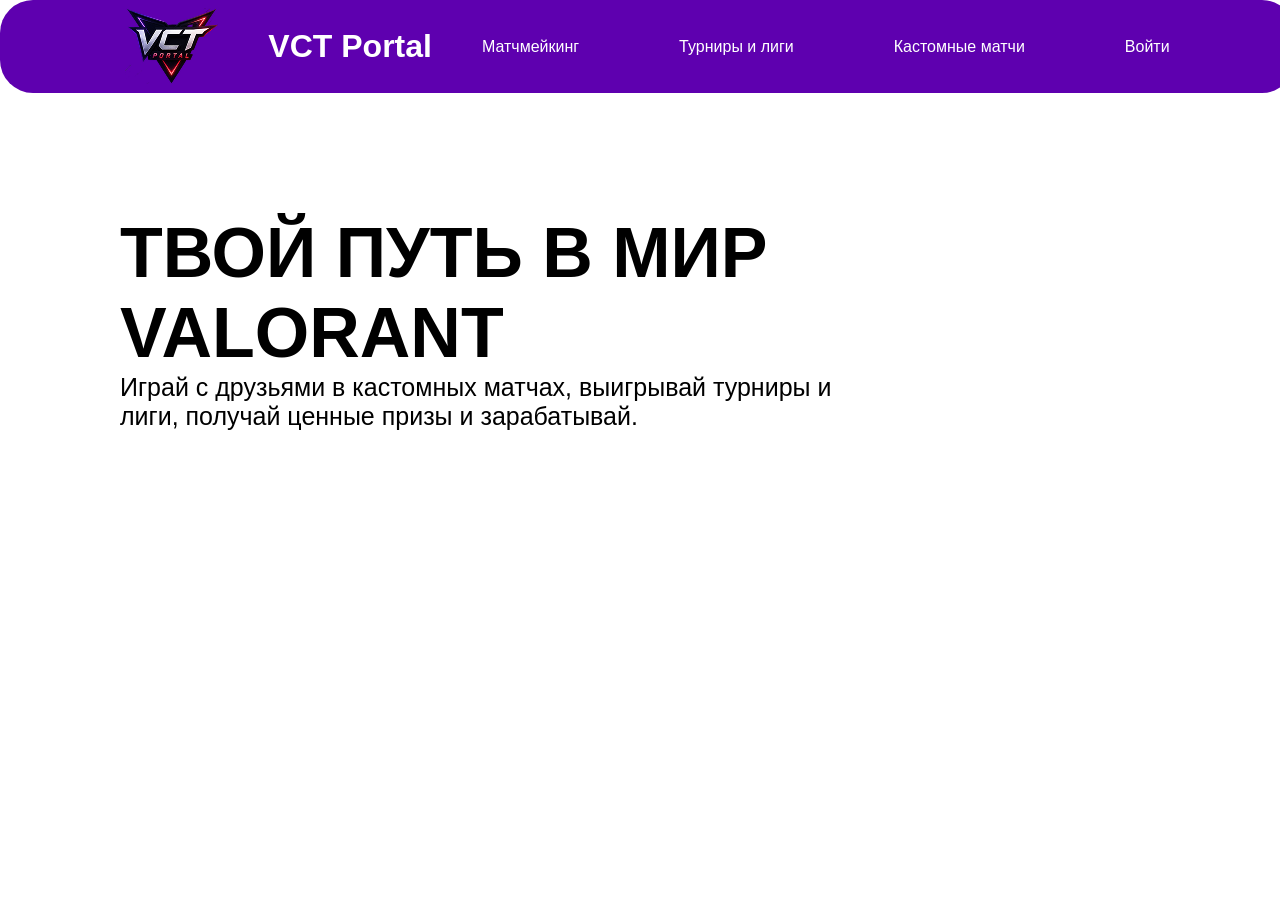
<file: Курсовой проект/index.html>
<!DOCTYPE html>
<html lang="en">
<head>
    <meta charset="UTF-8">
    <meta http-equiv="X-UA-Compatible" content="IE=edge">
    <meta name="viewport" content="width=device-width, initial-scale=1.0">
    <title>Document</title>
    <link rel="stylesheet" href="style.css">
</head>
<body>
        <header>
            <img src="pictures/logo/logotip.png">
            <h1>VCT Portal</h1>
            <a>Матчмейкинг</a>
            <a>Турниры и лиги</a>
            <a>Кастомные матчи</a>
            <a class="vxod">Войти</a>
        </header>

        <main>

            <div class="text-main">
                <h1>ТВОЙ ПУТЬ В МИР </br>VALORANT</h1>
                <p>Играй с друзьями в кастомных матчах, выигрывай турниры и</p><p>лиги, получай ценные призы и зарабатывай.</p>
            </div>
        </main>
</body>
</html>
</file>
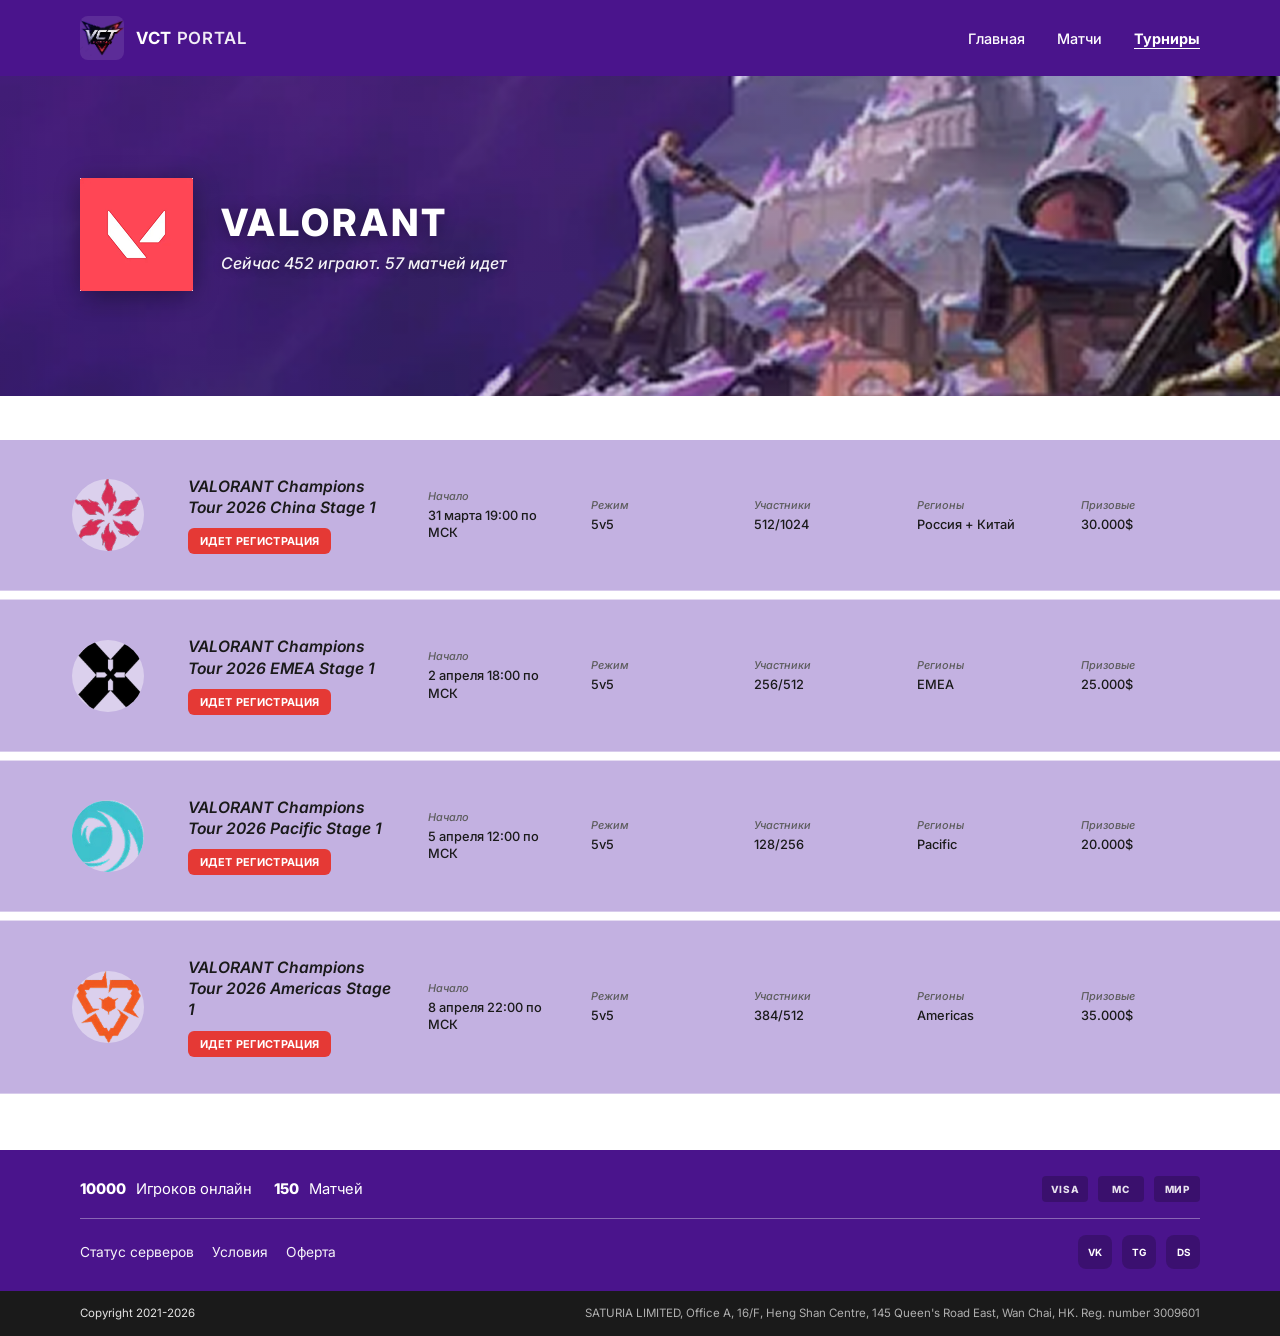
<file: Курсач/turnir.html>
<!DOCTYPE html>
<html lang="ru">
<head>
  <meta charset="UTF-8" />
  <meta name="viewport" content="width=device-width, initial-scale=1.0" />
  <title>Турниры — VCT PORTAL</title>
  <link rel="preconnect" href="https://fonts.googleapis.com" />
  <link rel="preconnect" href="https://fonts.gstatic.com" crossorigin />
  <link
    href="https://fonts.googleapis.com/css2?family=Inter:ital,wght@0,400;0,500;0,600;0,700;1,400;1,500;1,600&display=swap"
    rel="stylesheet"
/>
  <link rel="stylesheet" href="turnir.css" />
</head>
<body>
  <div class="trn-page">
    <header class="trn-header">
      <div class="trn-container trn-header__inner">
        <a class="trn-brand" href="index.html">
          <img class="trn-brand__logo" src="main-str/лого.png" alt="" width="44" height="44" />
          <span class="trn-brand__text">VCT <em>PORTAL</em></span>
        </a>
        <nav class="trn-nav" aria-label="Основное меню">
          <a href="index.html">Главная</a>
          <a href="turnir.html#tournaments">Матчи</a>
          <a href="turnir.html" aria-current="page">Турниры</a>
        </nav>
      </div>
    </header>

    <main class="trn-main">
      <div class="trn-hero-wrap">
        <section class="trn-hero" aria-label="VALORANT">
          <div class="trn-hero__media">
            <img
              class="trn-hero__img"
              src="str-turnir/банер.png"
              alt=""
              width="1600"
              height="420"
              loading="eager"
              onerror="this.style.display='none'"
            />
          </div>
          <div class="trn-hero__tint" aria-hidden="true"></div>
          <div class="trn-hero__content">
            <div class="trn-hero__mark" aria-hidden="true">
<img src="str-turnir/фото банера.png">
            </div>
            <div>
              <h1 class="trn-hero__title">VALORANT</h1>
              <p class="trn-hero__stats">Сейчас 452 играют. 57 матчей идет</p>
            </div>
          </div>
        </section>
      </div>

      <section class="trn-tournaments" id="tournaments" aria-label="Турниры">
        <div class="trn-tournaments__list">
          <article class="trn-row">
            <div class="trn-row__icon">
              <img data-src="str-turnir/china.png" alt="" class="lazy-img" width="64" height="64" />
            </div>
            <div class="trn-row__main">
                <h2 class="trn-row__title">VALORANT Champions Tour 2026 China Stage 1</h2>
              <span class="trn-row__badge">Идет регистрация</span>
            </div>
            <div class="trn-row__cell">
              <span class="trn-row__label">Начало</span>
              <span class="trn-row__value">31 марта 19:00 по МСК</span>
            </div>
            <div class="trn-row__cell">
              <span class="trn-row__label">Режим</span>
              <span class="trn-row__value">5v5</span>
            </div>
            <div class="trn-row__cell">
              <span class="trn-row__label">Участники</span>
              <span class="trn-row__value">512/1024</span>
            </div>
            <div class="trn-row__cell">
              <span class="trn-row__label">Регионы</span>
              <span class="trn-row__value">Россия + Китай</span>
            </div>
            <div class="trn-row__cell">
              <span class="trn-row__label">Призовые</span>
              <span class="trn-row__value">30.000$</span>
            </div>
          </article>

          <article class="trn-row">
            <div class="trn-row__icon">
              <img data-src="str-turnir/EMAE.png" alt="" class="lazy-img" width="64" height="64" />
            </div>
            <div class="trn-row__main">
              <h2 class="trn-row__title">VALORANT Champions Tour 2026 EMEA Stage 1</h2>
              <span class="trn-row__badge">Идет регистрация</span>
            </div>
            <div class="trn-row__cell">
              <span class="trn-row__label">Начало</span>
              <span class="trn-row__value">2 апреля 18:00 по МСК</span>
            </div>
            <div class="trn-row__cell">
              <span class="trn-row__label">Режим</span>
              <span class="trn-row__value">5v5</span>
            </div>
            <div class="trn-row__cell">
              <span class="trn-row__label">Участники</span>
              <span class="trn-row__value">256/512</span>
            </div>
            <div class="trn-row__cell">
              <span class="trn-row__label">Регионы</span>
              <span class="trn-row__value">EMEA</span>
            </div>
            <div class="trn-row__cell">
              <span class="trn-row__label">Призовые</span>
              <span class="trn-row__value">25.000$</span>
            </div>
          </article>

          <article class="trn-row">
            <div class="trn-row__icon">
              <img data-src="str-turnir/pacific.png" alt="" class="lazy-img" width="64" height="64" />
            </div>
            <div class="trn-row__main">
              <h2 class="trn-row__title">VALORANT Champions Tour 2026 Pacific Stage 1</h2>
              <span class="trn-row__badge">Идет регистрация</span>
            </div>
            <div class="trn-row__cell">
              <span class="trn-row__label">Начало</span>
              <span class="trn-row__value">5 апреля 12:00 по МСК</span>
            </div>
            <div class="trn-row__cell">
              <span class="trn-row__label">Режим</span>
              <span class="trn-row__value">5v5</span>
            </div>
            <div class="trn-row__cell">
              <span class="trn-row__label">Участники</span>
              <span class="trn-row__value">128/256</span>
            </div>
            <div class="trn-row__cell">
              <span class="trn-row__label">Регионы</span>
              <span class="trn-row__value">Pacific</span>
            </div>
            <div class="trn-row__cell">
              <span class="trn-row__label">Призовые</span>
              <span class="trn-row__value">20.000$</span>
            </div>
          </article>

          <article class="trn-row">
            <div class="trn-row__icon">
              <img data-src="str-turnir/americas.png" alt="" class="lazy-img" width="64" height="64" />
            </div>
            <div class="trn-row__main">
              <h2 class="trn-row__title">VALORANT Champions Tour 2026 Americas Stage 1</h2>
              <span class="trn-row__badge">Идет регистрация</span>
            </div>
            <div class="trn-row__cell">
              <span class="trn-row__label">Начало</span>
              <span class="trn-row__value">8 апреля 22:00 по МСК</span>
            </div>
            <div class="trn-row__cell">
              <span class="trn-row__label">Режим</span>
              <span class="trn-row__value">5v5</span>
            </div>
            <div class="trn-row__cell">
              <span class="trn-row__label">Участники</span>
              <span class="trn-row__value">384/512</span>
            </div>
            <div class="trn-row__cell">
              <span class="trn-row__label">Регионы</span>
              <span class="trn-row__value">Americas</span>
            </div>
            <div class="trn-row__cell">
              <span class="trn-row__label">Призовые</span>
              <span class="trn-row__value">35.000$</span>
            </div>
          </article>
        </div>
      </section>
    </main>

    <footer class="trn-footer-top">
      <div class="trn-container trn-footer-top__inner">
        <div class="trn-footer-top__row">
          <div class="trn-footer-top__stats">
            <span><strong>10000</strong> Игроков онлайн</span>
            <span><strong>150</strong> Матчей</span>
          </div>
          <div class="trn-footer-top__pay" aria-hidden="true">
            <span class="trn-pay">VISA</span>
            <span class="trn-pay">MC</span>
            <span class="trn-pay">МИР</span>
          </div>
        </div>
        <div class="trn-footer-top__rule" role="presentation"></div>
        <div class="trn-footer-top__row">
          <div class="trn-footer-top__links">
            <a href="#">Статус серверов</a>
            <a href="#">Условия</a>
            <a href="#">Оферта</a>
          </div>
          <div class="trn-footer-top__social">
            <a href="#" class="trn-social" aria-label="VK">VK</a>
            <a href="#" class="trn-social" aria-label="Telegram">TG</a>
            <a href="#" class="trn-social" aria-label="Discord">DS</a>
          </div>
        </div>
      </div>
    </footer>

    <footer class="trn-footer-bottom">
      <div class="trn-container trn-footer-bottom__inner">
        <span>Copyright 2021-2026</span>
        <span class="trn-footer-bottom__company">
          SATURIA LIMITED, Office A, 16/F, Heng Shan Centre, 145 Queen's Road East, Wan Chai, HK. Reg. number 3009601
        </span>
      </div>
    </footer>
  </div>

  <script src="turnir.js" defer></script>
</body>
</html>
</file>
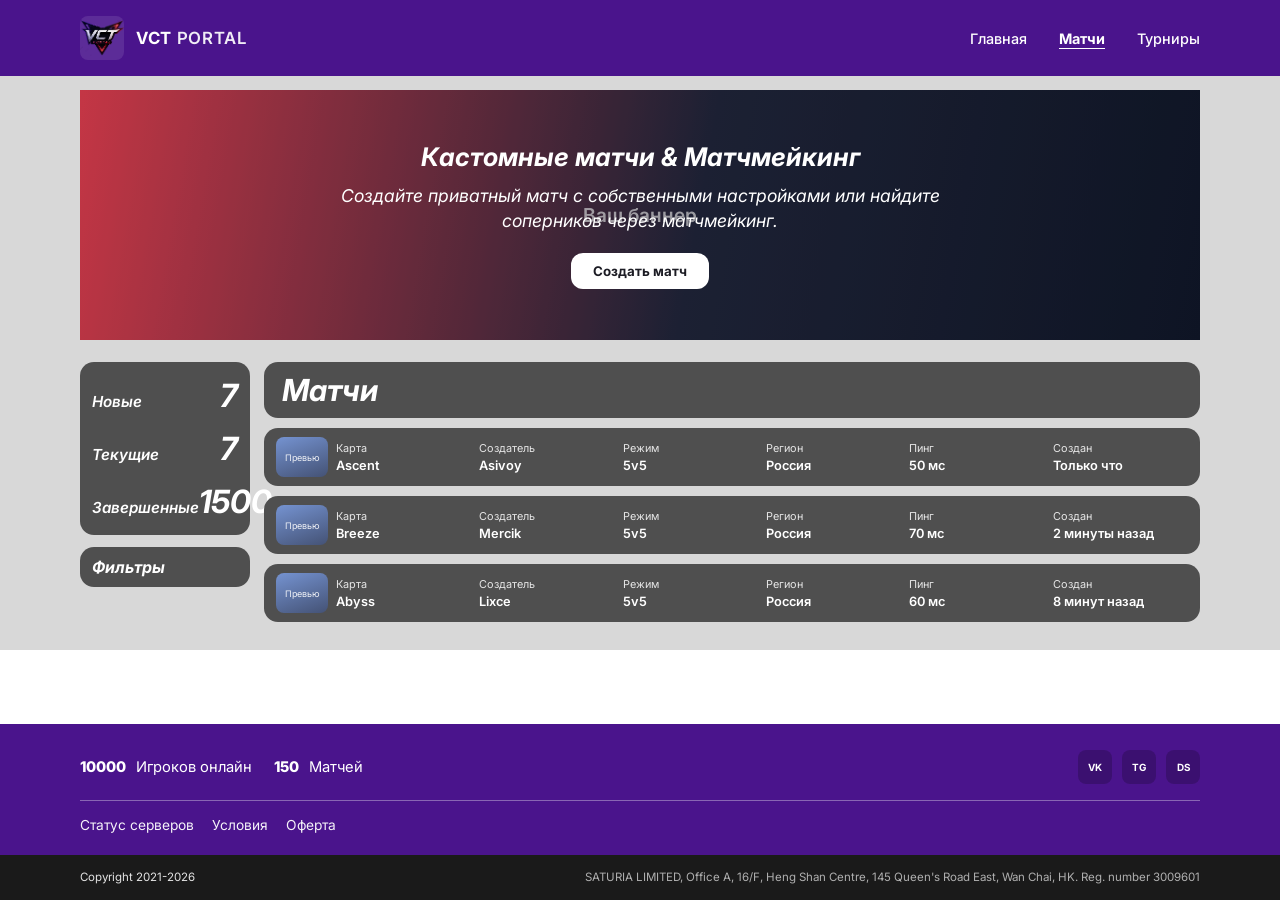
<file: курч/matchi.html>
<!DOCTYPE html>
<html lang="ru">
<head>
  <meta charset="UTF-8" />
  <meta name="viewport" content="width=device-width, initial-scale=1.0" />
  <title>Матчи — VCT PORTAL</title>
  <link rel="preconnect" href="https://fonts.googleapis.com" />
  <link rel="preconnect" href="https://fonts.gstatic.com" crossorigin />
  <link
    href="https://fonts.googleapis.com/css2?family=Inter:ital,wght@0,400;0,500;0,600;0,700;1,400;1,500;1,600&display=swap"
    rel="stylesheet"
  />
  <link rel="stylesheet" href="turnir.css" />
</head>
<body>
  <div class="trn-page">
    <header class="trn-header">
      <div class="trn-container trn-header__inner">
        <a class="trn-brand" href="index.html">
          <img class="trn-brand__logo" src="main-str/лого.png" alt="" width="44" height="44" />
          <span class="trn-brand__text">VCT <em>PORTAL</em></span>
        </a>
        <nav class="trn-nav" aria-label="Основное меню">
          <a href="index.html">Главная</a>
          <a href="matchi.html" aria-current="page">Матчи</a>
          <a href="turnir.html">Турниры</a>
        </nav>
      </div>
    </header>

    <main class="trn-main mtc-main">
      <section class="mtc-banner trn-container" aria-label="Кастомные матчи и матчмейкинг">
        <div class="mtc-banner__image" aria-hidden="true">Ваш баннер</div>
        <div class="mtc-banner__overlay">
          <h1>Кастомные матчи &amp; Матчмейкинг</h1>
          <p>Создайте приватный матч с собственными настройками или найдите соперников через матчмейкинг.</p>
          <button type="button" class="mtc-banner__btn">Создать матч</button>
        </div>
      </section>

      <section class="trn-container mtc-layout" aria-label="Матчи">
        <aside class="mtc-sidebar">
          <div class="mtc-card">
            <div class="mtc-stat"><span>Новые</span><strong>7</strong></div>
            <div class="mtc-stat"><span>Текущие</span><strong>7</strong></div>
            <div class="mtc-stat"><span>Завершенные</span><strong>1500</strong></div>
          </div>
          <button type="button" class="mtc-filter-btn">Фильтры</button>
        </aside>

        <div class="mtc-content">
          <div class="mtc-content__title">Матчи</div>

          <article class="mtc-row">
            <div class="mtc-row__map">Превью</div>
            <div class="mtc-row__meta"><span>Карта</span><strong>Ascent</strong></div>
            <div class="mtc-row__meta"><span>Создатель</span><strong>Asivoy</strong></div>
            <div class="mtc-row__meta"><span>Режим</span><strong>5v5</strong></div>
            <div class="mtc-row__meta"><span>Регион</span><strong>Россия</strong></div>
            <div class="mtc-row__meta"><span>Пинг</span><strong>50 мс</strong></div>
            <div class="mtc-row__meta"><span>Создан</span><strong>Только что</strong></div>
          </article>

          <article class="mtc-row">
            <div class="mtc-row__map">Превью</div>
            <div class="mtc-row__meta"><span>Карта</span><strong>Breeze</strong></div>
            <div class="mtc-row__meta"><span>Создатель</span><strong>Mercik</strong></div>
            <div class="mtc-row__meta"><span>Режим</span><strong>5v5</strong></div>
            <div class="mtc-row__meta"><span>Регион</span><strong>Россия</strong></div>
            <div class="mtc-row__meta"><span>Пинг</span><strong>70 мс</strong></div>
            <div class="mtc-row__meta"><span>Создан</span><strong>2 минуты назад</strong></div>
          </article>

          <article class="mtc-row">
            <div class="mtc-row__map">Превью</div>
            <div class="mtc-row__meta"><span>Карта</span><strong>Abyss</strong></div>
            <div class="mtc-row__meta"><span>Создатель</span><strong>Lixce</strong></div>
            <div class="mtc-row__meta"><span>Режим</span><strong>5v5</strong></div>
            <div class="mtc-row__meta"><span>Регион</span><strong>Россия</strong></div>
            <div class="mtc-row__meta"><span>Пинг</span><strong>60 мс</strong></div>
            <div class="mtc-row__meta"><span>Создан</span><strong>8 минут назад</strong></div>
          </article>
        </div>
      </section>
    </main>

    <footer class="trn-footer-top">
      <div class="trn-container trn-footer-top__inner">
        <div class="trn-footer-top__row">
          <div class="trn-footer-top__stats">
            <span><strong>10000</strong> Игроков онлайн</span>
            <span><strong>150</strong> Матчей</span>
          </div>
          <div class="trn-footer-top__social">
            <a href="#" class="trn-social" aria-label="VK">VK</a>
            <a href="#" class="trn-social" aria-label="Telegram">TG</a>
            <a href="#" class="trn-social" aria-label="Discord">DS</a>
          </div>
        </div>
        <div class="trn-footer-top__rule" role="presentation"></div>
        <div class="trn-footer-top__row">
          <div class="trn-footer-top__links">
            <a href="#">Статус серверов</a>
            <a href="#">Условия</a>
            <a href="#">Оферта</a>
          </div>
        </div>
      </div>
    </footer>

    <footer class="trn-footer-bottom">
      <div class="trn-container trn-footer-bottom__inner">
        <span>Copyright 2021-2026</span>
        <span class="trn-footer-bottom__company">
          SATURIA LIMITED, Office A, 16/F, Heng Shan Centre, 145 Queen's Road East, Wan Chai, HK. Reg. number 3009601
        </span>
      </div>
    </footer>
  </div>
</body>
</html>
</file>
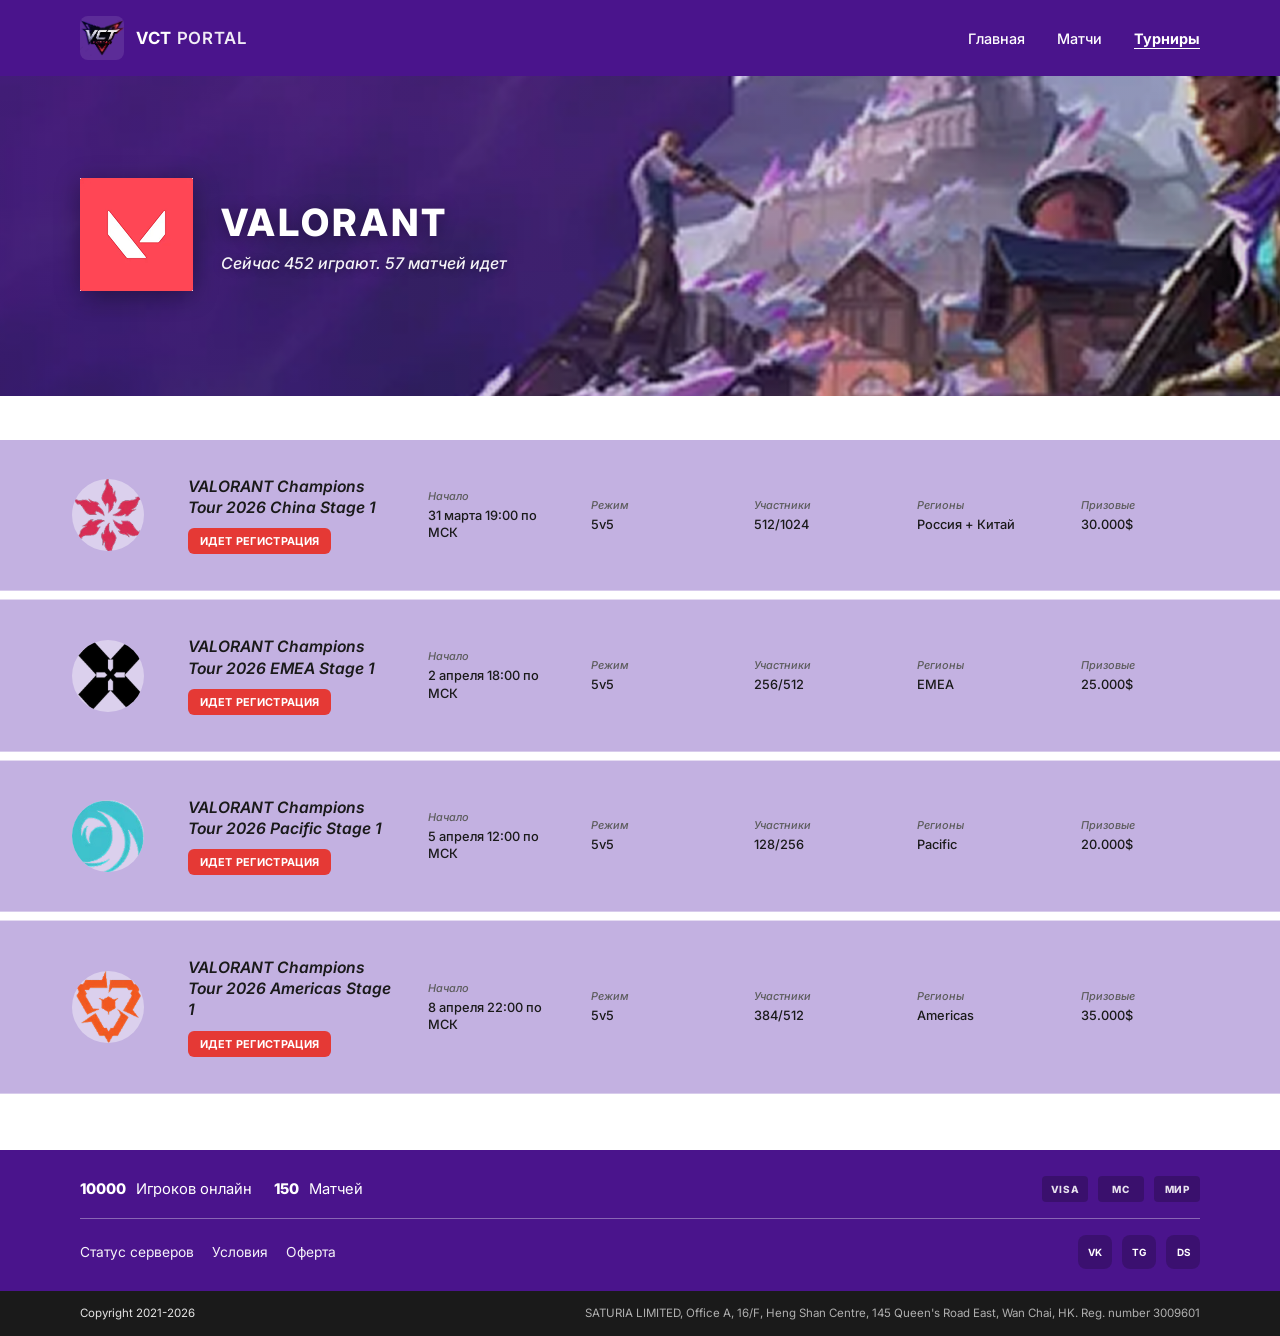
<file: курч/turnir.html>
<!DOCTYPE html>
<html lang="ru">
<head>
  <meta charset="UTF-8" />
  <meta name="viewport" content="width=device-width, initial-scale=1.0" />
  <title>Турниры — VCT PORTAL</title>
  <link rel="preconnect" href="https://fonts.googleapis.com" />
  <link rel="preconnect" href="https://fonts.gstatic.com" crossorigin />
  <link
    href="https://fonts.googleapis.com/css2?family=Inter:ital,wght@0,400;0,500;0,600;0,700;1,400;1,500;1,600&display=swap"
    rel="stylesheet"
/>
  <link rel="stylesheet" href="turnir.css" />
</head>
<body>
  <div class="trn-page">
    <header class="trn-header">
      <div class="trn-container trn-header__inner">
        <a class="trn-brand" href="index.html">
          <img class="trn-brand__logo" src="main-str/лого.png" alt="" width="44" height="44" />
          <span class="trn-brand__text">VCT <em>PORTAL</em></span>
        </a>
        <nav class="trn-nav" aria-label="Основное меню">
          <a href="index.html">Главная</a>
          <a href="matchi.html">Матчи</a>
          <a href="turnir.html" aria-current="page">Турниры</a>
        </nav>
      </div>
    </header>

    <main class="trn-main">
      <div class="trn-hero-wrap">
        <section class="trn-hero" aria-label="VALORANT">
          <div class="trn-hero__media">
            <img
              class="trn-hero__img"
              src="str-turnir/банер.png"
              alt=""
              width="1600"
              height="420"
              loading="eager"
              onerror="this.style.display='none'"
            />
          </div>
          <div class="trn-hero__tint" aria-hidden="true"></div>
          <div class="trn-hero__content">
            <div class="trn-hero__mark" aria-hidden="true">
<img src="str-turnir/фото банера.png">
            </div>
            <div>
              <h1 class="trn-hero__title">VALORANT</h1>
              <p class="trn-hero__stats">Сейчас 452 играют. 57 матчей идет</p>
            </div>
          </div>
        </section>
      </div>

      <section class="trn-tournaments" id="tournaments" aria-label="Турниры">
        <div class="trn-tournaments__list">
          <article class="trn-row">
            <div class="trn-row__icon">
              <img data-src="str-turnir/china.png" alt="" class="lazy-img" width="64" height="64" />
            </div>
            <div class="trn-row__main">
                <h2 class="trn-row__title">VALORANT Champions Tour 2026 China Stage 1</h2>
              <span class="trn-row__badge">Идет регистрация</span>
            </div>
            <div class="trn-row__cell">
              <span class="trn-row__label">Начало</span>
              <span class="trn-row__value">31 марта 19:00 по МСК</span>
            </div>
            <div class="trn-row__cell">
              <span class="trn-row__label">Режим</span>
              <span class="trn-row__value">5v5</span>
            </div>
            <div class="trn-row__cell">
              <span class="trn-row__label">Участники</span>
              <span class="trn-row__value">512/1024</span>
            </div>
            <div class="trn-row__cell">
              <span class="trn-row__label">Регионы</span>
              <span class="trn-row__value">Россия + Китай</span>
            </div>
            <div class="trn-row__cell">
              <span class="trn-row__label">Призовые</span>
              <span class="trn-row__value">30.000$</span>
            </div>
          </article>

          <article class="trn-row">
            <div class="trn-row__icon">
              <img data-src="str-turnir/EMAE.png" alt="" class="lazy-img" width="64" height="64" />
            </div>
            <div class="trn-row__main">
              <h2 class="trn-row__title">VALORANT Champions Tour 2026 EMEA Stage 1</h2>
              <span class="trn-row__badge">Идет регистрация</span>
            </div>
            <div class="trn-row__cell">
              <span class="trn-row__label">Начало</span>
              <span class="trn-row__value">2 апреля 18:00 по МСК</span>
            </div>
            <div class="trn-row__cell">
              <span class="trn-row__label">Режим</span>
              <span class="trn-row__value">5v5</span>
            </div>
            <div class="trn-row__cell">
              <span class="trn-row__label">Участники</span>
              <span class="trn-row__value">256/512</span>
            </div>
            <div class="trn-row__cell">
              <span class="trn-row__label">Регионы</span>
              <span class="trn-row__value">EMEA</span>
            </div>
            <div class="trn-row__cell">
              <span class="trn-row__label">Призовые</span>
              <span class="trn-row__value">25.000$</span>
            </div>
          </article>

          <article class="trn-row">
            <div class="trn-row__icon">
              <img data-src="str-turnir/pacific.png" alt="" class="lazy-img" width="64" height="64" />
            </div>
            <div class="trn-row__main">
              <h2 class="trn-row__title">VALORANT Champions Tour 2026 Pacific Stage 1</h2>
              <span class="trn-row__badge">Идет регистрация</span>
            </div>
            <div class="trn-row__cell">
              <span class="trn-row__label">Начало</span>
              <span class="trn-row__value">5 апреля 12:00 по МСК</span>
            </div>
            <div class="trn-row__cell">
              <span class="trn-row__label">Режим</span>
              <span class="trn-row__value">5v5</span>
            </div>
            <div class="trn-row__cell">
              <span class="trn-row__label">Участники</span>
              <span class="trn-row__value">128/256</span>
            </div>
            <div class="trn-row__cell">
              <span class="trn-row__label">Регионы</span>
              <span class="trn-row__value">Pacific</span>
            </div>
            <div class="trn-row__cell">
              <span class="trn-row__label">Призовые</span>
              <span class="trn-row__value">20.000$</span>
            </div>
          </article>

          <article class="trn-row">
            <div class="trn-row__icon">
              <img data-src="str-turnir/americas.png" alt="" class="lazy-img" width="64" height="64" />
            </div>
            <div class="trn-row__main">
              <h2 class="trn-row__title">VALORANT Champions Tour 2026 Americas Stage 1</h2>
              <span class="trn-row__badge">Идет регистрация</span>
            </div>
            <div class="trn-row__cell">
              <span class="trn-row__label">Начало</span>
              <span class="trn-row__value">8 апреля 22:00 по МСК</span>
            </div>
            <div class="trn-row__cell">
              <span class="trn-row__label">Режим</span>
              <span class="trn-row__value">5v5</span>
            </div>
            <div class="trn-row__cell">
              <span class="trn-row__label">Участники</span>
              <span class="trn-row__value">384/512</span>
            </div>
            <div class="trn-row__cell">
              <span class="trn-row__label">Регионы</span>
              <span class="trn-row__value">Americas</span>
            </div>
            <div class="trn-row__cell">
              <span class="trn-row__label">Призовые</span>
              <span class="trn-row__value">35.000$</span>
            </div>
          </article>
        </div>
      </section>
    </main>

    <footer class="trn-footer-top">
      <div class="trn-container trn-footer-top__inner">
        <div class="trn-footer-top__row">
          <div class="trn-footer-top__stats">
            <span><strong>10000</strong> Игроков онлайн</span>
            <span><strong>150</strong> Матчей</span>
          </div>
          <div class="trn-footer-top__pay" aria-hidden="true">
            <span class="trn-pay">VISA</span>
            <span class="trn-pay">MC</span>
            <span class="trn-pay">МИР</span>
          </div>
        </div>
        <div class="trn-footer-top__rule" role="presentation"></div>
        <div class="trn-footer-top__row">
          <div class="trn-footer-top__links">
            <a href="#">Статус серверов</a>
            <a href="#">Условия</a>
            <a href="#">Оферта</a>
          </div>
          <div class="trn-footer-top__social">
            <a href="#" class="trn-social" aria-label="VK">VK</a>
            <a href="#" class="trn-social" aria-label="Telegram">TG</a>
            <a href="#" class="trn-social" aria-label="Discord">DS</a>
          </div>
        </div>
      </div>
    </footer>

    <footer class="trn-footer-bottom">
      <div class="trn-container trn-footer-bottom__inner">
        <span>Copyright 2021-2026</span>
        <span class="trn-footer-bottom__company">
          SATURIA LIMITED, Office A, 16/F, Heng Shan Centre, 145 Queen's Road East, Wan Chai, HK. Reg. number 3009601
        </span>
      </div>
    </footer>
  </div>

  <script src="turnir.js" defer></script>
</body>
</html>
</file>
<file: Курсовой проект/style.css>
*{
    margin: 0;
    padding: 0;
    box-sizing: border-box;
    font-family: Arial, Helvetica, sans-serif;
}

header {
    display: flex;
    width: 1295px;
    height: 93px;
    background-color: #5E00AF;
    border-radius: 33px;
    align-items: center;
    justify-content: center;
}

header h1{
    color: white;

}

header a {
    color: white;
    padding: 50px;
}

header img {
    padding: 50px;
}

main h1 {
    font-size: 70px;
    padding-top: 120px;
    margin-left: 120px;
}

main p {
    font-size: 25px;
    margin-left: 120px;
}
</file>
<file: Курсач/turnir.css>
:root {
  --trn-purple: #4a148c;
  --trn-purple-deep: #38006b;
  --trn-row: #c3b1e1;
  --trn-row-gap: #ffffff;
  --trn-red: #e53935;
  --trn-text: #1a1a1a;
  --trn-muted: #5c5c5c;
  --trn-footer-dark: #1a1a1a;
  --trn-container: min(1120px, calc(100% - 40px));
  --trn-font: "Inter", system-ui, sans-serif;
}

*,
*::before,
*::after {
  box-sizing: border-box;
}

html {
  scroll-behavior: smooth;
}

body {
  margin: 0;
  min-height: 100vh;
  font-family: var(--trn-font);
  color: var(--trn-text);
  background: #ffffff;
}

.trn-container {
  width: var(--trn-container);
  margin-left: auto;
  margin-right: auto;
}

/* Шапка */
.trn-header {
  background: var(--trn-purple);
  color: #fff;
  padding: 16px 0;
}

.trn-header__inner {
  display: flex;
  align-items: center;
  justify-content: space-between;
  gap: 20px;
  flex-wrap: wrap;
}

.trn-brand {
  display: flex;
  align-items: center;
  gap: 12px;
  text-decoration: none;
  color: inherit;
}

.trn-brand__logo {
  width: 44px;
  height: 44px;
  object-fit: contain;
  border-radius: 8px;
  background: rgba(255, 255, 255, 0.1);
}

.trn-brand__text {
  font-weight: 700;
  font-size: 1.05rem;
  letter-spacing: 0.04em;
  text-transform: uppercase;
}

.trn-brand__text em {
  font-style: normal;
  font-weight: 600;
  opacity: 0.92;
}

.trn-nav {
  display: flex;
  gap: clamp(16px, 3vw, 32px);
  flex-wrap: wrap;
}

.trn-nav a {
  color: #fff;
  text-decoration: none;
  font-size: 0.9rem;
  font-weight: 500;
  transition: opacity 0.2s ease;
}

.trn-nav a:hover {
  opacity: 0.85;
  text-decoration: underline;
  text-underline-offset: 4px;
}

.trn-nav a[aria-current="page"] {
  font-weight: 700;
  text-decoration: underline;
  text-underline-offset: 4px;
}

/* Герой */
.trn-main {
  background: #fff;
}

.trn-hero-wrap {
  padding: 0 0 32px;
  background: #fff;
}

.trn-hero {
  position: relative;
  width: 100%;
  margin: 0;
  overflow: hidden;
  min-height: min(52vw, 320px);
  max-height: 440px;
  box-shadow: none;
}

.trn-hero__media {
  position: absolute;
  inset: 0;
  background: linear-gradient(135deg, #7e57c2 0%, #4527a0 100%);
}

.trn-hero__img {
  position: absolute;
  inset: 0;
  width: 100%;
  height: 100%;
  object-fit: cover;
  pointer-events: none;
}

.trn-hero__tint {
  position: absolute;
  inset: 0;
  z-index: 1;
  background: linear-gradient(
    105deg,
    rgba(74, 20, 140, 0.5) 0%,
    rgba(74, 20, 140, 0.2) 50%,
    rgba(0, 0, 0, 0.15) 100%
  );
  pointer-events: none;
}

.trn-hero__content {
  position: relative;
  z-index: 2;
  display: flex;
  align-items: center;
  gap: clamp(20px, 3vw, 28px);
  width: 100%;
  max-width: none;
  margin: 0;
  padding: clamp(32px, 6vw, 64px) clamp(28px, 7vw, 80px);
  min-height: min(52vw, 320px);
  box-sizing: border-box;
}

.trn-hero__mark {
  flex-shrink: 0;
  filter: drop-shadow(0 4px 12px rgba(0, 0, 0, 0.35));
}

.trn-hero__title {
  margin: 0 0 8px;
  font-size: clamp(1.6rem, 4vw, 2.35rem);
  font-weight: 800;
  letter-spacing: 0.08em;
  color: #fff;
  text-shadow: 0 2px 16px rgba(0, 0, 0, 0.4);
}

.trn-hero__stats {
  margin: 0;
  font-size: clamp(0.85rem, 1.5vw, 1rem);
  font-weight: 500;
  font-style: italic;
  color: rgba(255, 255, 255, 0.95);
  text-shadow: 0 1px 8px rgba(0, 0, 0, 0.35);
}

/* Список турниров — на всю ширину экрана */
.trn-tournaments {
  padding: 12px 0 56px;
  background: #fff;
  width: 100%;
}

.trn-tournaments__list {
  display: flex;
  flex-direction: column;
  gap: 8px;
  width: 100%;
}

.trn-row {
  display: grid;
  grid-template-columns: 80px minmax(180px, 1.6fr) repeat(5, minmax(0, 1fr));
  gap: clamp(16px, 2.5vw, 28px) clamp(20px, 3vw, 36px);
  align-items: center;
  width: 100%;
  padding: clamp(24px, 3.5vw, 36px) clamp(28px, 6vw, 72px);
  background: var(--trn-row);
  border: none;
  border-top: 1px solid rgba(255, 255, 255, 0.55);
  border-bottom: 1px solid rgba(255, 255, 255, 0.35);
  box-sizing: border-box;
}

.trn-row:first-of-type {
  border-top: none;
}

.trn-row__icon {
  width: 72px;
  height: 72px;
  border-radius: 50%;
  overflow: hidden;
  background: rgba(255, 255, 255, 0.4);
  display: flex;
  align-items: center;
  justify-content: center;
}

.trn-row__icon img {
  width: 100%;
  height: 100%;
  object-fit: cover;
}

.trn-row__main {
  min-width: 0;
}

.trn-row__title {
  margin: 0 0 10px;
  font-size: clamp(0.82rem, 1.3vw, 0.98rem);
  font-weight: 600;
  font-style: italic;
  line-height: 1.35;
  color: var(--trn-text);
}

.trn-row__badge {
  display: inline-block;
  padding: 6px 12px;
  border-radius: 6px;
  font-size: 0.68rem;
  font-weight: 700;
  letter-spacing: 0.03em;
  text-transform: uppercase;
  color: #fff;
  background: var(--trn-red);
}

.trn-row__cell {
  display: flex;
  flex-direction: column;
  gap: 4px;
  min-width: 0;
}

.trn-row__label {
  font-size: 0.68rem;
  font-weight: 500;
  font-style: italic;
  color: var(--trn-muted);
}

.trn-row__value {
  font-size: 0.8rem;
  font-weight: 500;
  color: var(--trn-text);
  line-height: 1.35;
}

@media (max-width: 960px) {
  .trn-row {
    display: flex;
    flex-direction: column;
    align-items: flex-start;
    gap: 18px;
    padding: clamp(22px, 4vw, 32px) clamp(20px, 5vw, 40px);
  }

  .trn-row__cell {
    flex-direction: row;
    flex-wrap: wrap;
    align-items: baseline;
    gap: 10px 18px;
    width: 100%;
    padding-top: 12px;
    border-top: 1px dashed rgba(0, 0, 0, 0.12);
  }

  .trn-row__main + .trn-row__cell {
    border-top: none;
    padding-top: 0;
  }

  .trn-row__label {
    min-width: 96px;
    flex-shrink: 0;
  }

  .trn-hero__content {
    padding: clamp(24px, 5vw, 40px) clamp(20px, 5vw, 32px);
  }
}

/* Футер */
.trn-footer-top {
  background: var(--trn-purple);
  color: #fff;
  padding: 26px 0 22px;
  margin-top: auto;
}

.trn-footer-top__inner {
  display: flex;
  flex-direction: column;
  gap: 16px;
}

.trn-footer-top__row {
  display: flex;
  flex-wrap: wrap;
  align-items: center;
  justify-content: space-between;
  gap: 16px;
}

.trn-footer-top__stats {
  display: flex;
  flex-wrap: wrap;
  gap: 22px;
  font-size: 0.92rem;
}

.trn-footer-top__stats strong {
  font-weight: 800;
  margin-right: 6px;
}

.trn-footer-top__pay {
  display: flex;
  gap: 10px;
  align-items: center;
}

.trn-pay {
  display: inline-flex;
  align-items: center;
  justify-content: center;
  min-width: 46px;
  height: 26px;
  padding: 0 8px;
  border-radius: 4px;
  background: rgba(0, 0, 0, 0.22);
  font-size: 0.62rem;
  font-weight: 800;
  letter-spacing: 0.06em;
  color: rgba(255, 255, 255, 0.88);
}

.trn-footer-top__rule {
  height: 1px;
  background: rgba(255, 255, 255, 0.35);
  width: 100%;
}

.trn-footer-top__links {
  display: flex;
  flex-wrap: wrap;
  gap: 18px;
}

.trn-footer-top__links a {
  color: #fff;
  font-size: 0.86rem;
  text-decoration: none;
  opacity: 0.95;
}

.trn-footer-top__links a:hover {
  text-decoration: underline;
}

.trn-footer-top__social {
  display: flex;
  gap: 10px;
}

.trn-social {
  display: inline-flex;
  align-items: center;
  justify-content: center;
  width: 34px;
  height: 34px;
  border-radius: 8px;
  background: rgba(0, 0, 0, 0.2);
  color: #fff;
  font-size: 0.62rem;
  font-weight: 700;
  text-decoration: none;
}

.trn-social:hover {
  background: rgba(255, 255, 255, 0.12);
}

.trn-footer-bottom {
  background: var(--trn-footer-dark);
  color: rgba(255, 255, 255, 0.88);
  padding: 14px 0;
  font-size: 0.72rem;
  line-height: 1.5;
}

.trn-footer-bottom__inner {
  display: flex;
  flex-wrap: wrap;
  justify-content: space-between;
  gap: 12px 24px;
}

.trn-footer-bottom__company {
  max-width: 720px;
  text-align: right;
  color: rgba(255, 255, 255, 0.65);
}

@media (max-width: 720px) {
  .trn-footer-bottom__company {
    text-align: left;
  }
}

.trn-page {
  min-height: 100vh;
  display: flex;
  flex-direction: column;
}
</file>
<file: курч/turnir.css>
:root {
  --trn-purple: #4a148c;
  --trn-purple-deep: #38006b;
  --trn-row: #c3b1e1;
  --trn-row-gap: #ffffff;
  --trn-red: #e53935;
  --trn-text: #1a1a1a;
  --trn-muted: #5c5c5c;
  --trn-footer-dark: #1a1a1a;
  --trn-container: min(1120px, calc(100% - 40px));
  --trn-font: "Inter", system-ui, sans-serif;
}

*,
*::before,
*::after {
  box-sizing: border-box;
}

html {
  scroll-behavior: smooth;
}

body {
  margin: 0;
  min-height: 100vh;
  font-family: var(--trn-font);
  color: var(--trn-text);
  background: #ffffff;
}

.trn-container {
  width: var(--trn-container);
  margin-left: auto;
  margin-right: auto;
}

/* Шапка */
.trn-header {
  background: var(--trn-purple);
  color: #fff;
  padding: 16px 0;
}

.trn-header__inner {
  display: flex;
  align-items: center;
  justify-content: space-between;
  gap: 20px;
  flex-wrap: wrap;
}

.trn-brand {
  display: flex;
  align-items: center;
  gap: 12px;
  text-decoration: none;
  color: inherit;
}

.trn-brand__logo {
  width: 44px;
  height: 44px;
  object-fit: contain;
  border-radius: 8px;
  background: rgba(255, 255, 255, 0.1);
}

.trn-brand__text {
  font-weight: 700;
  font-size: 1.05rem;
  letter-spacing: 0.04em;
  text-transform: uppercase;
}

.trn-brand__text em {
  font-style: normal;
  font-weight: 600;
  opacity: 0.92;
}

.trn-nav {
  display: flex;
  gap: clamp(16px, 3vw, 32px);
  flex-wrap: wrap;
}

.trn-nav a {
  color: #fff;
  text-decoration: none;
  font-size: 0.9rem;
  font-weight: 500;
  transition: opacity 0.2s ease;
}

.trn-nav a:hover {
  opacity: 0.85;
  text-decoration: underline;
  text-underline-offset: 4px;
}

.trn-nav a[aria-current="page"] {
  font-weight: 700;
  text-decoration: underline;
  text-underline-offset: 4px;
}

/* Герой */
.trn-main {
  background: #fff;
}

.trn-hero-wrap {
  padding: 0 0 32px;
  background: #fff;
}

.trn-hero {
  position: relative;
  width: 100%;
  margin: 0;
  overflow: hidden;
  min-height: min(52vw, 320px);
  max-height: 440px;
  box-shadow: none;
}

.trn-hero__media {
  position: absolute;
  inset: 0;
  background: linear-gradient(135deg, #7e57c2 0%, #4527a0 100%);
}

.trn-hero__img {
  position: absolute;
  inset: 0;
  width: 100%;
  height: 100%;
  object-fit: cover;
  pointer-events: none;
}

.trn-hero__tint {
  position: absolute;
  inset: 0;
  z-index: 1;
  background: linear-gradient(
    105deg,
    rgba(74, 20, 140, 0.5) 0%,
    rgba(74, 20, 140, 0.2) 50%,
    rgba(0, 0, 0, 0.15) 100%
  );
  pointer-events: none;
}

.trn-hero__content {
  position: relative;
  z-index: 2;
  display: flex;
  align-items: center;
  gap: clamp(20px, 3vw, 28px);
  width: 100%;
  max-width: none;
  margin: 0;
  padding: clamp(32px, 6vw, 64px) clamp(28px, 7vw, 80px);
  min-height: min(52vw, 320px);
  box-sizing: border-box;
}

.trn-hero__mark {
  flex-shrink: 0;
  filter: drop-shadow(0 4px 12px rgba(0, 0, 0, 0.35));
}

.trn-hero__title {
  margin: 0 0 8px;
  font-size: clamp(1.6rem, 4vw, 2.35rem);
  font-weight: 800;
  letter-spacing: 0.08em;
  color: #fff;
  text-shadow: 0 2px 16px rgba(0, 0, 0, 0.4);
}

.trn-hero__stats {
  margin: 0;
  font-size: clamp(0.85rem, 1.5vw, 1rem);
  font-weight: 500;
  font-style: italic;
  color: rgba(255, 255, 255, 0.95);
  text-shadow: 0 1px 8px rgba(0, 0, 0, 0.35);
}

/* Список турниров — на всю ширину экрана */
.trn-tournaments {
  padding: 12px 0 56px;
  background: #fff;
  width: 100%;
}

.trn-tournaments__list {
  display: flex;
  flex-direction: column;
  gap: 8px;
  width: 100%;
}

.trn-row {
  display: grid;
  grid-template-columns: 80px minmax(180px, 1.6fr) repeat(5, minmax(0, 1fr));
  gap: clamp(16px, 2.5vw, 28px) clamp(20px, 3vw, 36px);
  align-items: center;
  width: 100%;
  padding: clamp(24px, 3.5vw, 36px) clamp(28px, 6vw, 72px);
  background: var(--trn-row);
  border: none;
  border-top: 1px solid rgba(255, 255, 255, 0.55);
  border-bottom: 1px solid rgba(255, 255, 255, 0.35);
  box-sizing: border-box;
}

.trn-row:first-of-type {
  border-top: none;
}

.trn-row__icon {
  width: 72px;
  height: 72px;
  border-radius: 50%;
  overflow: hidden;
  background: rgba(255, 255, 255, 0.4);
  display: flex;
  align-items: center;
  justify-content: center;
}

.trn-row__icon img {
  width: 100%;
  height: 100%;
  object-fit: cover;
}

.trn-row__main {
  min-width: 0;
}

.trn-row__title {
  margin: 0 0 10px;
  font-size: clamp(0.82rem, 1.3vw, 0.98rem);
  font-weight: 600;
  font-style: italic;
  line-height: 1.35;
  color: var(--trn-text);
}

.trn-row__badge {
  display: inline-block;
  padding: 6px 12px;
  border-radius: 6px;
  font-size: 0.68rem;
  font-weight: 700;
  letter-spacing: 0.03em;
  text-transform: uppercase;
  color: #fff;
  background: var(--trn-red);
}

.trn-row__cell {
  display: flex;
  flex-direction: column;
  gap: 4px;
  min-width: 0;
}

.trn-row__label {
  font-size: 0.68rem;
  font-weight: 500;
  font-style: italic;
  color: var(--trn-muted);
}

.trn-row__value {
  font-size: 0.8rem;
  font-weight: 500;
  color: var(--trn-text);
  line-height: 1.35;
}

@media (max-width: 960px) {
  .trn-row {
    display: flex;
    flex-direction: column;
    align-items: flex-start;
    gap: 18px;
    padding: clamp(22px, 4vw, 32px) clamp(20px, 5vw, 40px);
  }

  .trn-row__cell {
    flex-direction: row;
    flex-wrap: wrap;
    align-items: baseline;
    gap: 10px 18px;
    width: 100%;
    padding-top: 12px;
    border-top: 1px dashed rgba(0, 0, 0, 0.12);
  }

  .trn-row__main + .trn-row__cell {
    border-top: none;
    padding-top: 0;
  }

  .trn-row__label {
    min-width: 96px;
    flex-shrink: 0;
  }

  .trn-hero__content {
    padding: clamp(24px, 5vw, 40px) clamp(20px, 5vw, 32px);
  }
}

/* Футер */
.trn-footer-top {
  background: var(--trn-purple);
  color: #fff;
  padding: 26px 0 22px;
  margin-top: auto;
}

.trn-footer-top__inner {
  display: flex;
  flex-direction: column;
  gap: 16px;
}

.trn-footer-top__row {
  display: flex;
  flex-wrap: wrap;
  align-items: center;
  justify-content: space-between;
  gap: 16px;
}

.trn-footer-top__stats {
  display: flex;
  flex-wrap: wrap;
  gap: 22px;
  font-size: 0.92rem;
}

.trn-footer-top__stats strong {
  font-weight: 800;
  margin-right: 6px;
}

.trn-footer-top__pay {
  display: flex;
  gap: 10px;
  align-items: center;
}

.trn-pay {
  display: inline-flex;
  align-items: center;
  justify-content: center;
  min-width: 46px;
  height: 26px;
  padding: 0 8px;
  border-radius: 4px;
  background: rgba(0, 0, 0, 0.22);
  font-size: 0.62rem;
  font-weight: 800;
  letter-spacing: 0.06em;
  color: rgba(255, 255, 255, 0.88);
}

.trn-footer-top__rule {
  height: 1px;
  background: rgba(255, 255, 255, 0.35);
  width: 100%;
}

.trn-footer-top__links {
  display: flex;
  flex-wrap: wrap;
  gap: 18px;
}

.trn-footer-top__links a {
  color: #fff;
  font-size: 0.86rem;
  text-decoration: none;
  opacity: 0.95;
}

.trn-footer-top__links a:hover {
  text-decoration: underline;
}

.trn-footer-top__social {
  display: flex;
  gap: 10px;
}

.trn-social {
  display: inline-flex;
  align-items: center;
  justify-content: center;
  width: 34px;
  height: 34px;
  border-radius: 8px;
  background: rgba(0, 0, 0, 0.2);
  color: #fff;
  font-size: 0.62rem;
  font-weight: 700;
  text-decoration: none;
}

.trn-social:hover {
  background: rgba(255, 255, 255, 0.12);
}

.trn-footer-bottom {
  background: var(--trn-footer-dark);
  color: rgba(255, 255, 255, 0.88);
  padding: 14px 0;
  font-size: 0.72rem;
  line-height: 1.5;
}

.trn-footer-bottom__inner {
  display: flex;
  flex-wrap: wrap;
  justify-content: space-between;
  gap: 12px 24px;
}

.trn-footer-bottom__company {
  max-width: 720px;
  text-align: right;
  color: rgba(255, 255, 255, 0.65);
}

@media (max-width: 720px) {
  .trn-footer-bottom__company {
    text-align: left;
  }
}

.trn-page {
  min-height: 100vh;
  display: flex;
  flex-direction: column;
}

/* Страница матчей */
.mtc-main {
  padding: 14px 0 28px;
  background: #d8d8d8;
}

.mtc-banner {
  position: relative;
  border-radius: 0;
  overflow: hidden;
  margin-bottom: 22px;
  min-height: 250px;
}

.mtc-banner__image {
  width: 100%;
  min-height: 250px;
  display: flex;
  align-items: center;
  justify-content: center;
  color: rgba(255, 255, 255, 0.75);
  font-weight: 600;
  font-size: 1.2rem;
  background: linear-gradient(100deg, #ff4455 0%, #22283e 55%, #10182a 100%);
}

.mtc-banner__overlay {
  position: absolute;
  inset: 0;
  display: flex;
  flex-direction: column;
  align-items: center;
  justify-content: center;
  gap: 12px;
  padding: 16px;
  color: #fff;
  text-align: center;
  background: rgba(10, 10, 20, 0.24);
}

.mtc-banner__overlay h1 {
  margin: 0;
  font-size: clamp(1.3rem, 2vw, 2rem);
  font-style: italic;
}

.mtc-banner__overlay p {
  margin: 0;
  max-width: 700px;
  font-size: clamp(0.95rem, 1.5vw, 1.1rem);
  font-style: italic;
  line-height: 1.4;
}

.mtc-banner__btn {
  margin-top: 8px;
  border: none;
  border-radius: 12px;
  padding: 10px 22px;
  background: #fff;
  color: #1c1c24;
  font-weight: 700;
  font-family: inherit;
  cursor: pointer;
}

.mtc-layout {
  display: grid;
  grid-template-columns: 170px minmax(0, 1fr);
  gap: 14px;
  align-items: start;
}

.mtc-sidebar {
  display: flex;
  flex-direction: column;
  gap: 12px;
}

.mtc-card,
.mtc-filter-btn,
.mtc-content__title,
.mtc-row {
  border-radius: 14px;
  background: #4f4f4f;
  color: #fff;
}

.mtc-card {
  padding: 14px 12px;
}

.mtc-stat {
  display: flex;
  justify-content: space-between;
  align-items: baseline;
  font-size: 2rem;
  font-style: italic;
  margin-bottom: 14px;
}

.mtc-stat:last-child {
  margin-bottom: 0;
}

.mtc-stat span {
  font-size: 0.95rem;
  font-weight: 600;
}

.mtc-stat strong {
  font-size: 2rem;
  font-weight: 700;
}

.mtc-filter-btn {
  border: none;
  width: 100%;
  padding: 10px 12px;
  text-align: left;
  font: inherit;
  font-weight: 700;
  font-style: italic;
  cursor: pointer;
}

.mtc-content {
  display: flex;
  flex-direction: column;
  gap: 10px;
}

.mtc-content__title {
  padding: 10px 18px;
  font-size: 1.9rem;
  font-weight: 700;
  font-style: italic;
}

.mtc-row {
  display: grid;
  grid-template-columns: 52px repeat(6, minmax(0, 1fr));
  gap: 8px;
  align-items: center;
  padding: 9px 12px;
}

.mtc-row__map {
  width: 52px;
  height: 40px;
  border-radius: 8px;
  background: linear-gradient(160deg, #7593d1 0%, #445275 100%);
  display: flex;
  align-items: center;
  justify-content: center;
  font-size: 0.56rem;
  color: rgba(255, 255, 255, 0.9);
}

.mtc-row__meta {
  display: flex;
  flex-direction: column;
  gap: 3px;
  min-width: 0;
}

.mtc-row__meta span {
  font-size: 0.68rem;
  color: rgba(255, 255, 255, 0.86);
}

.mtc-row__meta strong {
  font-size: 0.8rem;
  font-weight: 600;
}

@media (max-width: 980px) {
  .mtc-layout {
    grid-template-columns: 1fr;
  }

  .mtc-sidebar {
    flex-direction: row;
    flex-wrap: wrap;
  }

  .mtc-card {
    flex: 1;
    min-width: 260px;
  }

  .mtc-filter-btn {
    max-width: 180px;
  }

  .mtc-row {
    grid-template-columns: 52px repeat(3, minmax(120px, 1fr));
    gap: 12px;
  }
}
</file>
